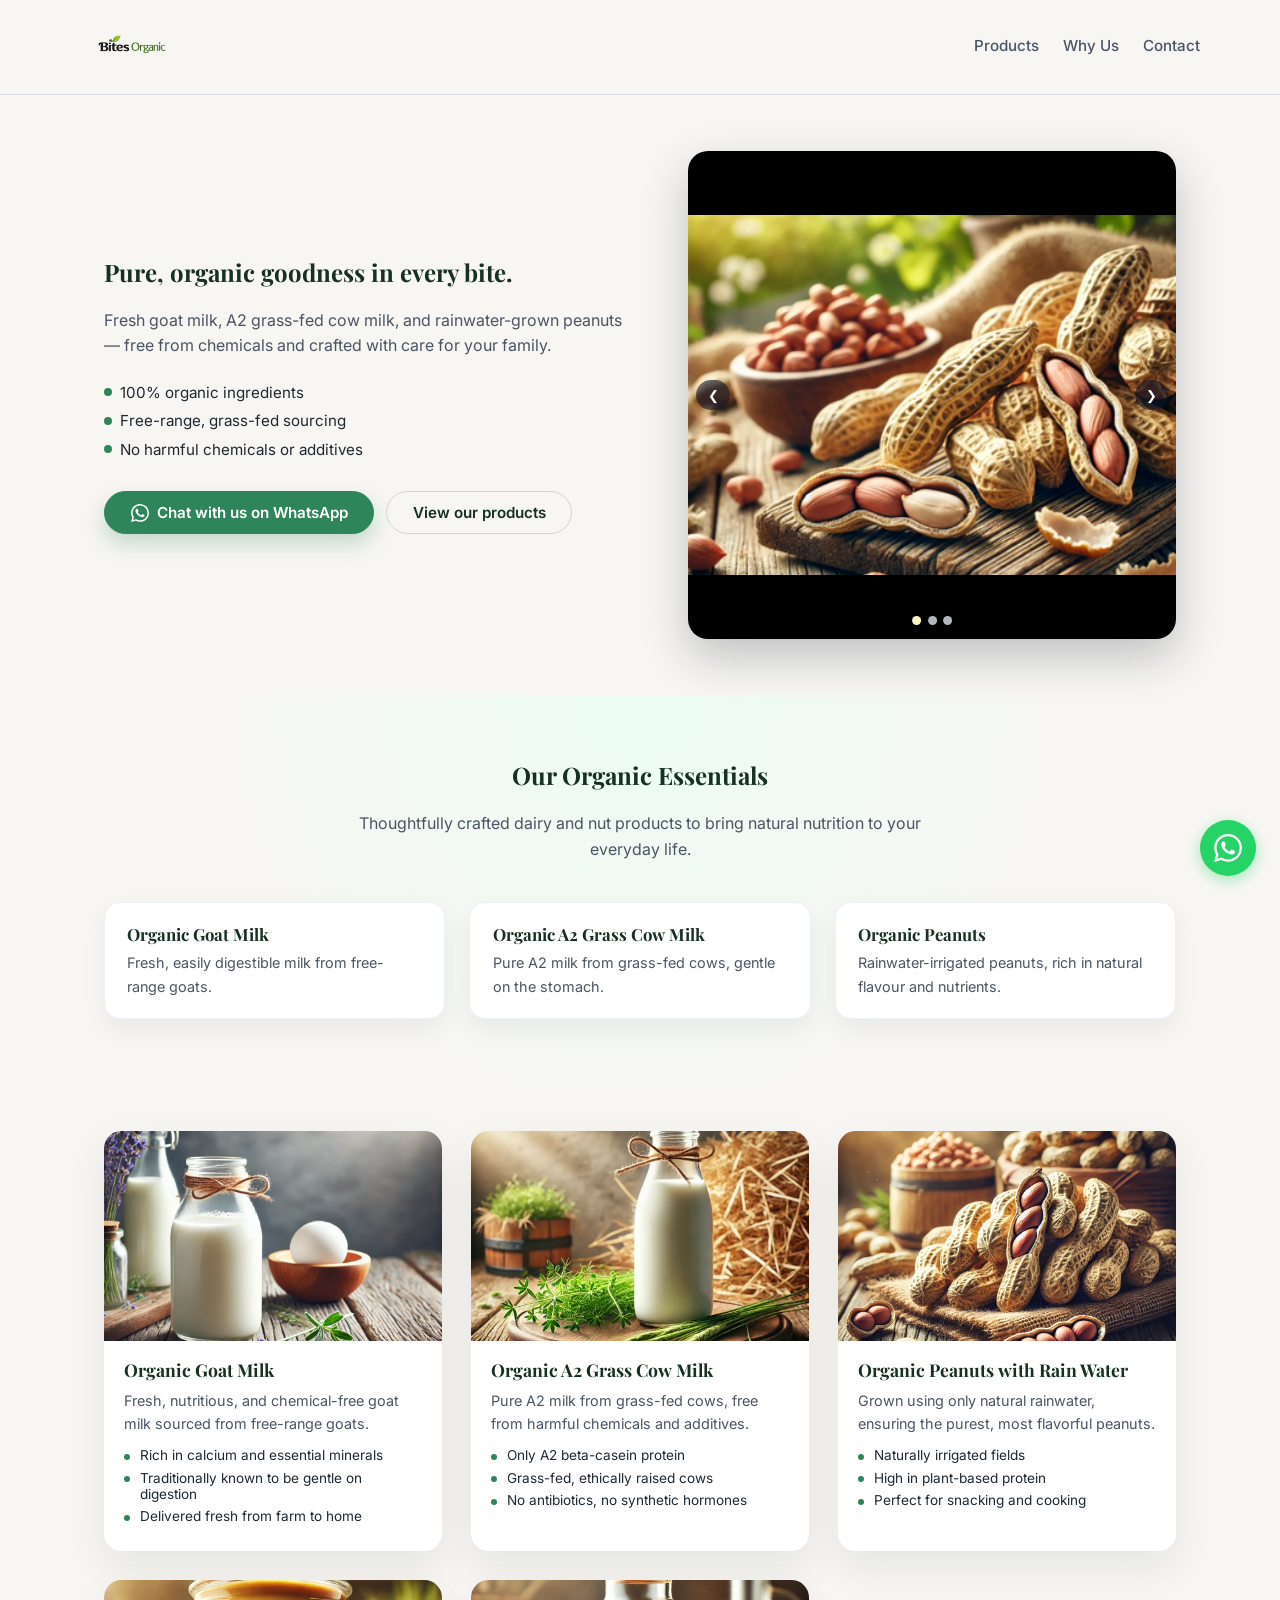
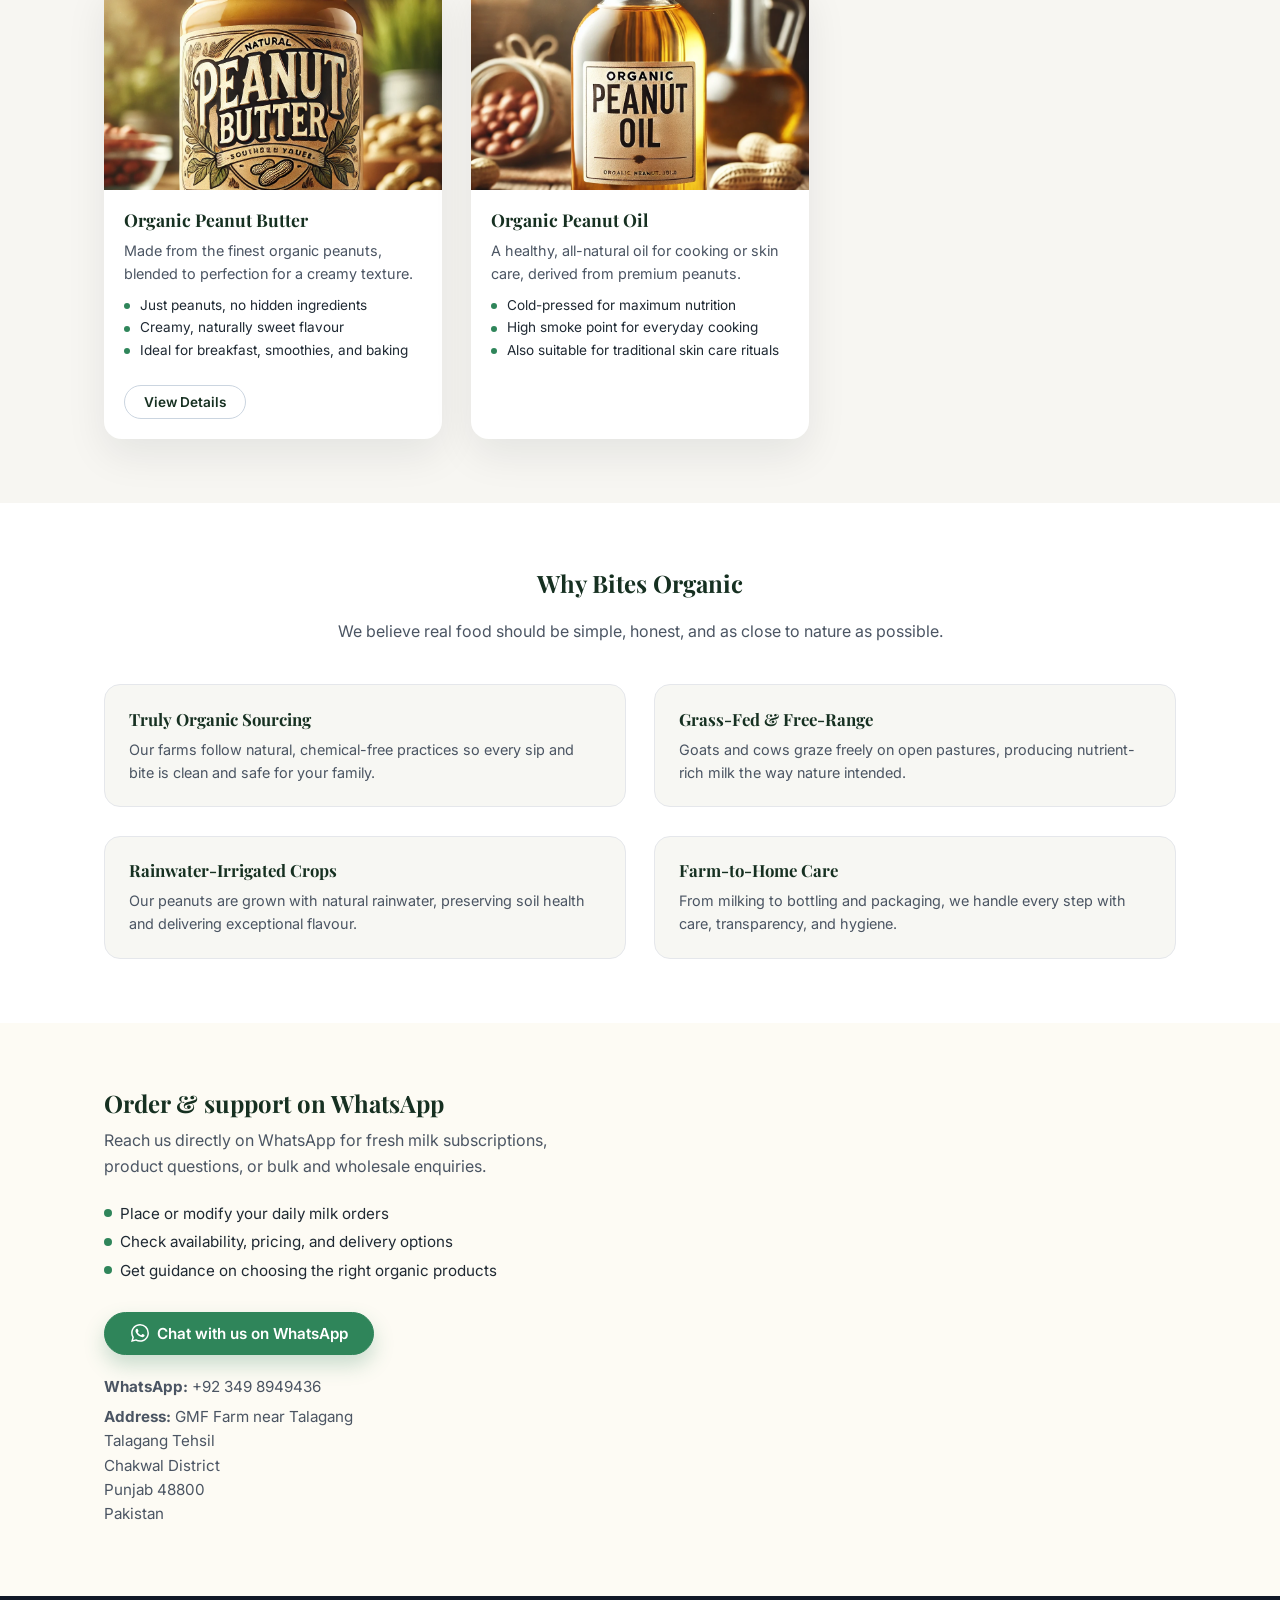
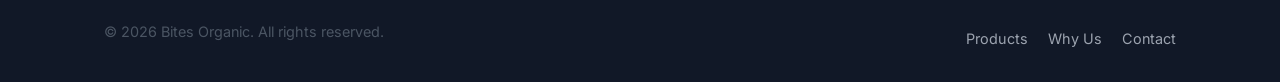
<file: index.html>
<!DOCTYPE html>
<html lang="en">
<head>
    <meta charset="UTF-8">
    <meta name="viewport" content="width=device-width, initial-scale=1.0">
    <title>Bites Organic – Organic Goat Milk, A2 Cow Milk & Peanuts</title>

    <!-- SEO -->
    <meta name="description" content="Bites Organic offers fresh organic goat milk, A2 grass-fed cow milk, and rainwater-grown peanuts and nut products from GMF Farm near Talagang, Chakwal, Punjab, Pakistan.">
    <meta name="keywords" content="Bites Organic, organic goat milk, organic A2 cow milk, organic peanuts, organic peanut butter, organic peanut oil, GMF Farm, Chakwal, Punjab, Pakistan">
    <meta name="robots" content="index, follow">

    <!-- Open Graph / Social -->
    <meta property="og:title" content="Bites Organic – Pure Organic Dairy & Nut Products">
    <meta property="og:description" content="Fresh organic goat milk, A2 grass-fed cow milk, and rainwater-grown peanuts and nut products from GMF Farm near Talagang, Chakwal, Punjab, Pakistan.">
    <meta property="og:type" content="website">
    <meta property="og:url" content="https://bitesorganic.com/">
    <meta property="og:image" content="https://bitesorganic.com/images/product3_resized.png">

    <!-- Favicon / Logo in browser tab -->
    <link rel="icon" type="image/png" href="images/favicon.png">

    <!-- Organization schema for search engines -->
    <script type="application/ld+json">
    {
        "@context": "https://schema.org",
        "@type": "Organization",
        "name": "Bites Organic",
        "url": "https://bitesorganic.com",
        "logo": "https://bitesorganic.com/images/logo.png",
        "description": "Fresh organic goat milk, A2 grass-fed cow milk, and rainwater-grown peanuts and nut products from GMF Farm near Talagang, Chakwal, Punjab, Pakistan.",
        "address": {
            "@type": "PostalAddress",
            "streetAddress": "GMF Farm near Talagang, Talagang Tehsil",
            "addressLocality": "Chakwal District",
            "addressRegion": "Punjab",
            "postalCode": "48800",
            "addressCountry": "PK"
        },
        "contactPoint": {
            "@type": "ContactPoint",
            "telephone": "+92-300-4031944",
            "contactType": "customer service",
            "areaServed": "PK"
        }
    }
    </script>

    <link rel="stylesheet" href="style.css">
    <link rel="preconnect" href="https://fonts.googleapis.com">
    <link rel="preconnect" href="https://fonts.gstatic.com" crossorigin>
    <link href="https://fonts.googleapis.com/css2?family=Playfair+Display:wght@500;700&family=Inter:wght@300;400;500;600&display=swap" rel="stylesheet">
</head>
<body>
<!-- Header / Navigation -->
<header class="site-header">
    <div class="container header-inner">
        <a href="/" class="logo" aria-label="Bites Organic home">
            <img src="images/logo.png" alt="Bites Organic" class="logo-img">
        </a>
        <nav class="main-nav" aria-label="Main navigation">
            <a href="#products">Products</a>
            <a href="#why-bites">Why Us</a>
            <a href="#contact">Contact</a>
        </nav>
    </div>
</header>

<!-- Hero Section -->
<section class="hero">
    <div class="container hero-inner">
        <div class="hero-content">
            <h1>Pure, organic goodness in every bite.</h1>
            <p>Fresh goat milk, A2 grass-fed cow milk, and rainwater-grown peanuts — free from chemicals and crafted with care for your family.</p>
            <ul class="hero-highlights">
                <li>100% organic ingredients</li>
                <li>Free-range, grass-fed sourcing</li>
                <li>No harmful chemicals or additives</li>
            </ul>
            <div class="hero-ctas">
                <a href="#" target="_blank" rel="noopener noreferrer" class="btn btn-primary btn-whatsapp js-whatsapp-link">
                    <svg viewBox="0 0 24 24" width="18" height="18" fill="currentColor"><path d="M17.472 14.382c-.297-.149-1.758-.867-2.03-.967-.273-.099-.471-.148-.67.15-.197.297-.767.966-.94 1.164-.173.199-.347.223-.644.075-.297-.15-1.255-.463-2.39-1.475-.883-.788-1.48-1.761-1.653-2.059-.173-.297-.018-.458.13-.606.134-.133.298-.347.446-.52.149-.174.198-.298.298-.497.099-.198.05-.371-.025-.52-.075-.149-.669-1.612-.916-2.207-.242-.579-.487-.5-.669-.51-.173-.008-.371-.01-.57-.01-.198 0-.52.074-.792.372-.272.297-1.04 1.016-1.04 2.479 0 1.462 1.065 2.875 1.213 3.074.149.198 2.096 3.2 5.077 4.487.709.306 1.262.489 1.694.625.712.227 1.36.195 1.871.118.571-.085 1.758-.719 2.006-1.413.248-.694.248-1.289.173-1.413-.074-.124-.272-.198-.57-.347m-5.421 7.403h-.004a9.87 9.87 0 01-5.031-1.378l-.361-.214-3.741.982.998-3.648-.235-.374a9.86 9.86 0 01-1.51-5.26c.001-5.45 4.436-9.884 9.888-9.884 2.64 0 5.122 1.03 6.988 2.898a9.825 9.825 0 012.893 6.994c-.003 5.45-4.437 9.884-9.885 9.884m8.413-18.297A11.815 11.815 0 0012.05 0C5.495 0 .16 5.335.157 11.892c0 2.096.547 4.142 1.588 5.945L.057 24l6.305-1.654a11.882 11.882 0 005.683 1.448h.005c6.554 0 11.89-5.335 11.893-11.893a11.821 11.821 0 00-3.48-8.413z"/></svg>
                    Chat with us on WhatsApp
                </a>
                <a href="#products" class="btn btn-secondary">
                    View our products
                </a>
            </div>
        </div>
        <div class="hero-media">
            <section class="carousel" aria-label="Featured Bites Organic products">
                <div class="carousel-container">
                    <div class="carousel-slide">
                        <img src="images/product3_resized.png" alt="Fresh Organic Goat Milk bottle">
                    </div>
                    <div class="carousel-slide">
                        <img src="images/product3_resized.webp" alt="Organic A2 Grass Cow Milk bottle">
                    </div>
                    <div class="carousel-slide">
                        <img src="images/product2_resized.png" alt="Organic peanuts grown with rainwater">
                    </div>
                </div>
                <div class="carousel-navigation">
                    <button class="carousel-btn prev" aria-label="Previous slide">&#10094;</button>
                    <button class="carousel-btn next" aria-label="Next slide">&#10095;</button>
                </div>
                <div class="carousel-dots" aria-label="Carousel pagination"></div>
            </section>
        </div>
    </div>
</section>

<!-- Key Products Strip -->
<section class="key-products" id="products">
    <div class="container">
        <h2>Our Organic Essentials</h2>
        <p class="section-intro">Thoughtfully crafted dairy and nut products to bring natural nutrition to your everyday life.</p>
        <div class="key-products-grid">
            <article class="key-product-card">
                <h3>Organic Goat Milk</h3>
                <p>Fresh, easily digestible milk from free-range goats.</p>
            </article>
            <article class="key-product-card">
                <h3>Organic A2 Grass Cow Milk</h3>
                <p>Pure A2 milk from grass-fed cows, gentle on the stomach.</p>
            </article>
            <article class="key-product-card">
                <h3>Organic Peanuts</h3>
                <p>Rainwater-irrigated peanuts, rich in natural flavour and nutrients.</p>
            </article>
        </div>
    </div>
</section>

<!-- Product Grid -->
<section class="products-grid-section">
    <div class="container products-grid" aria-label="Bites Organic product range">
        <article class="product-card">
            <img src="images/goat_milk.jpg" alt="Glass of Organic Goat Milk">
            <h3>Organic Goat Milk</h3>
            <p>Fresh, nutritious, and chemical-free goat milk sourced from free-range goats.</p>
            <ul>
                <li>Rich in calcium and essential minerals</li>
                <li>Traditionally known to be gentle on digestion</li>
                <li>Delivered fresh from farm to home</li>
            </ul>
        </article>
        <article class="product-card">
            <img src="images/a2_cow_milk.jpg" alt="Bottle of Organic A2 Grass Cow Milk">
            <h3>Organic A2 Grass Cow Milk</h3>
            <p>Pure A2 milk from grass-fed cows, free from harmful chemicals and additives.</p>
            <ul>
                <li>Only A2 beta-casein protein</li>
                <li>Grass-fed, ethically raised cows</li>
                <li>No antibiotics, no synthetic hormones</li>
            </ul>
        </article>
        <article class="product-card">
            <img src="images/peanuts.jpg" alt="Organic peanuts grown with rainwater">
            <h3>Organic Peanuts with Rain Water</h3>
            <p>Grown using only natural rainwater, ensuring the purest, most flavorful peanuts.</p>
            <ul>
                <li>Naturally irrigated fields</li>
                <li>High in plant-based protein</li>
                <li>Perfect for snacking and cooking</li>
            </ul>
        </article>
        <article class="product-card">
            <a href="peanut-butter.html">
                <img src="images/peanut_butter.jpg" alt="Jar of Organic Peanut Butter">
            </a>
            <h3>Organic Peanut Butter</h3>
            <p>Made from the finest organic peanuts, blended to perfection for a creamy texture.</p>
            <ul>
                <li>Just peanuts, no hidden ingredients</li>
                <li>Creamy, naturally sweet flavour</li>
                <li>Ideal for breakfast, smoothies, and baking</li>
            </ul>
            <a href="peanut-butter.html" class="btn btn-secondary product-card-link">View Details</a>
        </article>
        <article class="product-card">
            <img src="images/peanut_oil.jpg" alt="Bottle of Organic Peanut Oil">
            <h3>Organic Peanut Oil</h3>
            <p>A healthy, all-natural oil for cooking or skin care, derived from premium peanuts.</p>
            <ul>
                <li>Cold-pressed for maximum nutrition</li>
                <li>High smoke point for everyday cooking</li>
                <li>Also suitable for traditional skin care rituals</li>
            </ul>
        </article>
    </div>
</section>

<!-- Why Bites Organic -->
<section class="why-bites" id="why-bites">
    <div class="container">
        <h2>Why Bites Organic</h2>
        <p class="section-intro">We believe real food should be simple, honest, and as close to nature as possible.</p>
        <div class="why-grid">
            <div class="why-item">
                <h3>Truly Organic Sourcing</h3>
                <p>Our farms follow natural, chemical-free practices so every sip and bite is clean and safe for your family.</p>
            </div>
            <div class="why-item">
                <h3>Grass-Fed & Free-Range</h3>
                <p>Goats and cows graze freely on open pastures, producing nutrient-rich milk the way nature intended.</p>
            </div>
            <div class="why-item">
                <h3>Rainwater-Irrigated Crops</h3>
                <p>Our peanuts are grown with natural rainwater, preserving soil health and delivering exceptional flavour.</p>
            </div>
            <div class="why-item">
                <h3>Farm-to-Home Care</h3>
                <p>From milking to bottling and packaging, we handle every step with care, transparency, and hygiene.</p>
            </div>
        </div>
    </div>
</section>

<!-- Contact & WhatsApp -->
<section class="contact" id="contact">
    <div class="container contact-inner">
        <div class="contact-text">
            <h2>Order & support on WhatsApp</h2>
            <p>Reach us directly on WhatsApp for fresh milk subscriptions, product questions, or bulk and wholesale enquiries.</p>
            <ul class="hero-highlights">
                <li>Place or modify your daily milk orders</li>
                <li>Check availability, pricing, and delivery options</li>
                <li>Get guidance on choosing the right organic products</li>
            </ul>
            <a href="#" target="_blank" rel="noopener noreferrer" class="btn btn-primary btn-whatsapp js-whatsapp-link">
                <svg viewBox="0 0 24 24" width="18" height="18" fill="currentColor"><path d="M17.472 14.382c-.297-.149-1.758-.867-2.03-.967-.273-.099-.471-.148-.67.15-.197.297-.767.966-.94 1.164-.173.199-.347.223-.644.075-.297-.15-1.255-.463-2.39-1.475-.883-.788-1.48-1.761-1.653-2.059-.173-.297-.018-.458.13-.606.134-.133.298-.347.446-.52.149-.174.198-.298.298-.497.099-.198.05-.371-.025-.52-.075-.149-.669-1.612-.916-2.207-.242-.579-.487-.5-.669-.51-.173-.008-.371-.01-.57-.01-.198 0-.52.074-.792.372-.272.297-1.04 1.016-1.04 2.479 0 1.462 1.065 2.875 1.213 3.074.149.198 2.096 3.2 5.077 4.487.709.306 1.262.489 1.694.625.712.227 1.36.195 1.871.118.571-.085 1.758-.719 2.006-1.413.248-.694.248-1.289.173-1.413-.074-.124-.272-.198-.57-.347m-5.421 7.403h-.004a9.87 9.87 0 01-5.031-1.378l-.361-.214-3.741.982.998-3.648-.235-.374a9.86 9.86 0 01-1.51-5.26c.001-5.45 4.436-9.884 9.888-9.884 2.64 0 5.122 1.03 6.988 2.898a9.825 9.825 0 012.893 6.994c-.003 5.45-4.437 9.884-9.885 9.884m8.413-18.297A11.815 11.815 0 0012.05 0C5.495 0 .16 5.335.157 11.892c0 2.096.547 4.142 1.588 5.945L.057 24l6.305-1.654a11.882 11.882 0 005.683 1.448h.005c6.554 0 11.89-5.335 11.893-11.893a11.821 11.821 0 00-3.48-8.413z"/></svg>
                Chat with us on WhatsApp
            </a>
            <div class="contact-details">
                <p><strong>WhatsApp:</strong> <span class="contact-phone">+91 00000 00000</span></p>
                <p><strong>Address:</strong> <span class="contact-address">123 Organic Lane, Green City</span></p>
            </div>
        </div>
    </div>
</section>

<!-- Footer Section -->
<footer>
    <div class="container footer-inner">
        <div class="footer-brand">
            <p>&copy; <span id="year"></span> Bites Organic. All rights reserved.</p>
        </div>
        <div class="footer-links">
            <a href="#products">Products</a>
            <a href="#why-bites">Why Us</a>
            <a href="#contact">Contact</a>
        </div>
    </div>
</footer>

<!-- Floating WhatsApp Button -->
<a href="#" target="_blank" rel="noopener noreferrer" class="floating-whatsapp js-whatsapp-link" aria-label="Chat on WhatsApp">
    <svg viewBox="0 0 24 24" width="28" height="28" fill="currentColor"><path d="M17.472 14.382c-.297-.149-1.758-.867-2.03-.967-.273-.099-.471-.148-.67.15-.197.297-.767.966-.94 1.164-.173.199-.347.223-.644.075-.297-.15-1.255-.463-2.39-1.475-.883-.788-1.48-1.761-1.653-2.059-.173-.297-.018-.458.13-.606.134-.133.298-.347.446-.52.149-.174.198-.298.298-.497.099-.198.05-.371-.025-.52-.075-.149-.669-1.612-.916-2.207-.242-.579-.487-.5-.669-.51-.173-.008-.371-.01-.57-.01-.198 0-.52.074-.792.372-.272.297-1.04 1.016-1.04 2.479 0 1.462 1.065 2.875 1.213 3.074.149.198 2.096 3.2 5.077 4.487.709.306 1.262.489 1.694.625.712.227 1.36.195 1.871.118.571-.085 1.758-.719 2.006-1.413.248-.694.248-1.289.173-1.413-.074-.124-.272-.198-.57-.347m-5.421 7.403h-.004a9.87 9.87 0 01-5.031-1.378l-.361-.214-3.741.982.998-3.648-.235-.374a9.86 9.86 0 01-1.51-5.26c.001-5.45 4.436-9.884 9.888-9.884 2.64 0 5.122 1.03 6.988 2.898a9.825 9.825 0 012.893 6.994c-.003 5.45-4.437 9.884-9.885 9.884m8.413-18.297A11.815 11.815 0 0012.05 0C5.495 0 .16 5.335.157 11.892c0 2.096.547 4.142 1.588 5.945L.057 24l6.305-1.654a11.882 11.882 0 005.683 1.448h.005c6.554 0 11.89-5.335 11.893-11.893a11.821 11.821 0 00-3.48-8.413z"/></svg>
</a>

<script src="contact-config.js"></script>
<script src="script.js"></script>
</body>
</html>
</file>
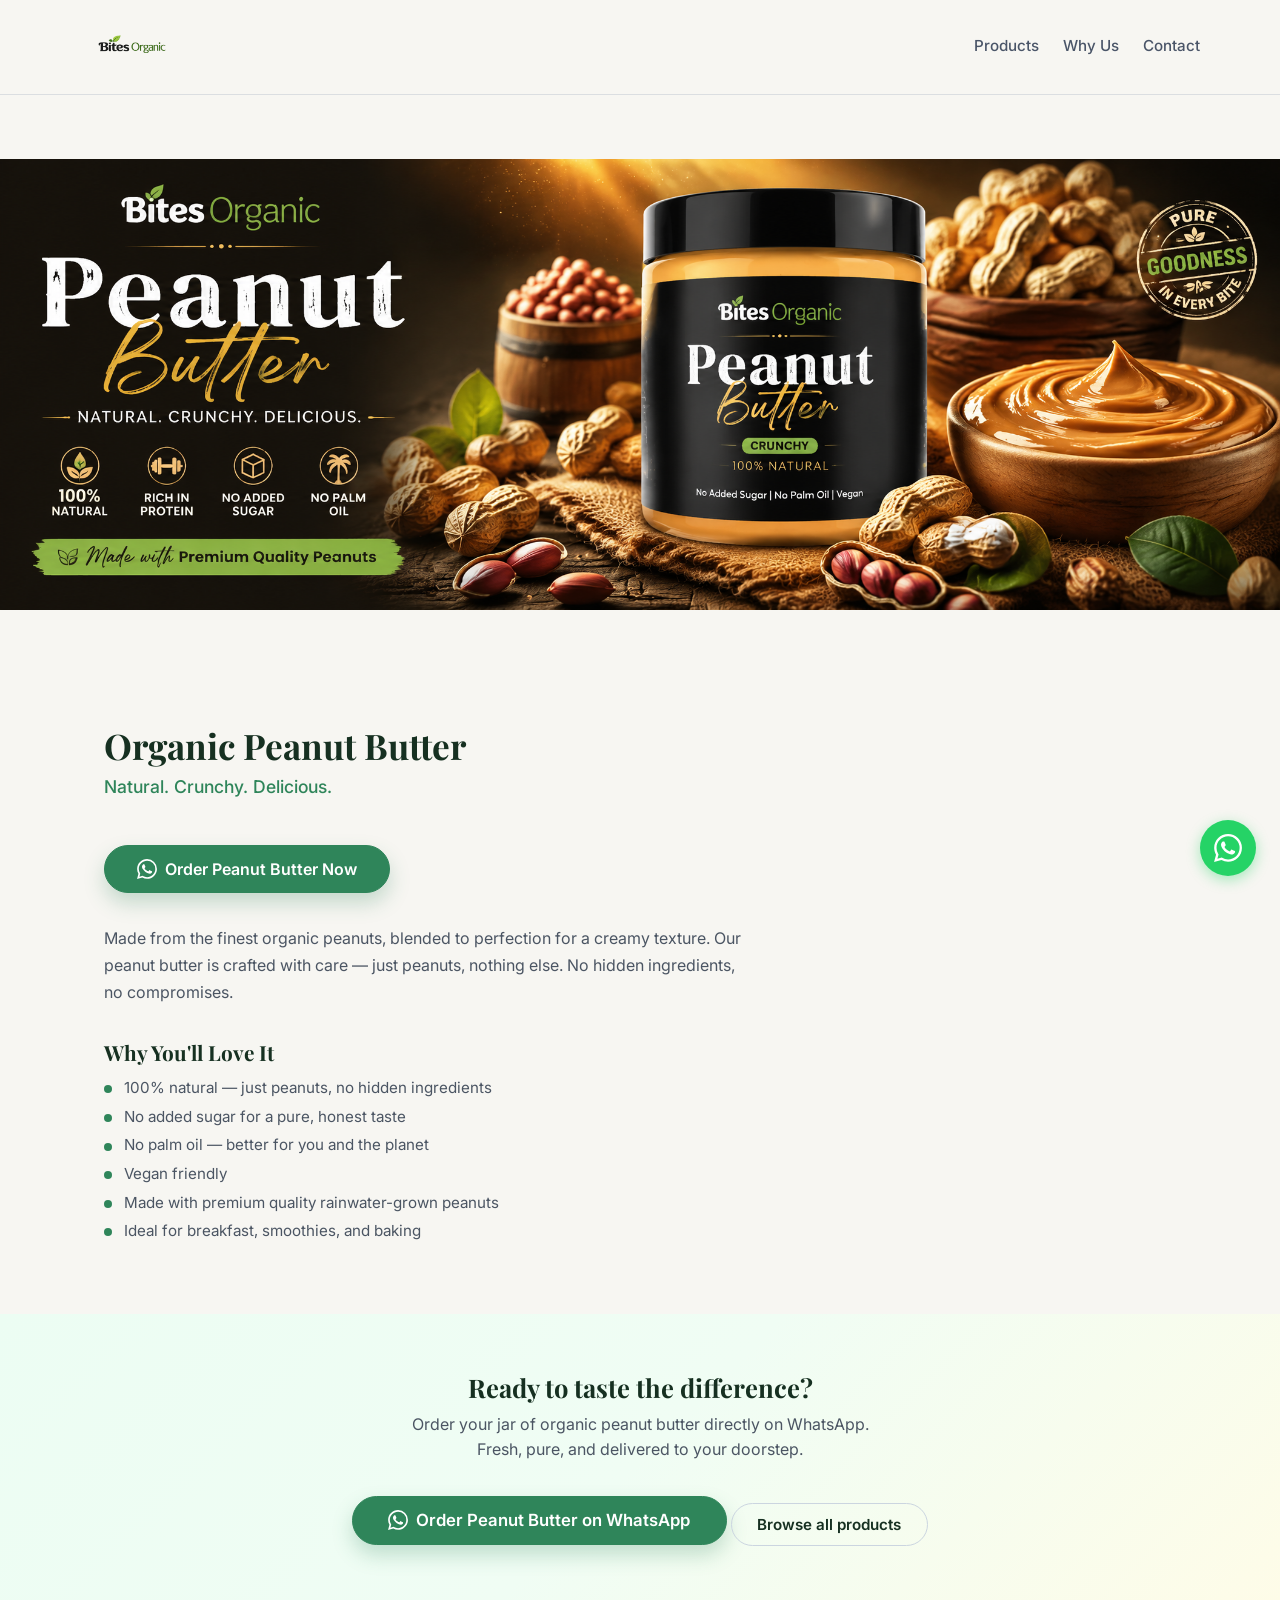
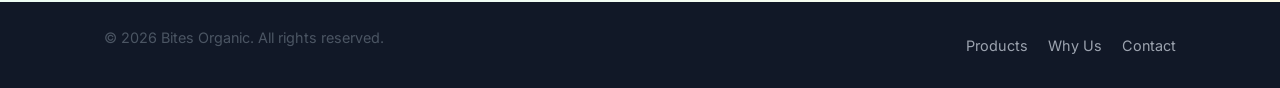
<file: peanut-butter.html>
<!DOCTYPE html>
<html lang="en">
<head>
    <meta charset="UTF-8">
    <meta name="viewport" content="width=device-width, initial-scale=1.0">
    <title>Best Pure Organic Peanut Butter in Pakistan – Bites Organic</title>

    <!-- SEO Meta -->
    <meta name="description" content="Buy the best pure organic peanut butter in Pakistan from Bites Organic. 100% natural, no added sugar, no palm oil, vegan — made with premium rainwater-grown peanuts from Chakwal, Punjab. Order online via WhatsApp.">
    <meta name="keywords" content="best organic peanut butter in Pakistan, pure peanut butter Pakistan, natural peanut butter, organic peanut butter online Pakistan, no sugar peanut butter, no palm oil peanut butter, vegan peanut butter Pakistan, crunchy peanut butter, Bites Organic, peanut butter Chakwal, peanut butter Punjab, healthy peanut butter, chemical free peanut butter, buy peanut butter online, homemade peanut butter Pakistan, desi peanut butter, moongphali ka butter">
    <meta name="robots" content="index, follow">
    <meta name="author" content="Bites Organic">
    <link rel="canonical" href="https://bitesorganic.com/peanut-butter.html">

    <!-- Open Graph / Facebook -->
    <meta property="og:title" content="Best Pure Organic Peanut Butter in Pakistan – Bites Organic">
    <meta property="og:description" content="100% natural organic peanut butter. No added sugar, no palm oil, vegan. Made with premium rainwater-grown peanuts from GMF Farm, Chakwal, Pakistan. Order on WhatsApp.">
    <meta property="og:type" content="product">
    <meta property="og:url" content="https://bitesorganic.com/peanut-butter.html">
    <meta property="og:image" content="https://bitesorganic.com/images/peanut-butter-banner.png">
    <meta property="og:image:alt" content="Bites Organic Peanut Butter jar with peanuts">
    <meta property="og:site_name" content="Bites Organic">
    <meta property="og:locale" content="en_PK">

    <!-- Twitter Card -->
    <meta name="twitter:card" content="summary_large_image">
    <meta name="twitter:title" content="Best Pure Organic Peanut Butter in Pakistan – Bites Organic">
    <meta name="twitter:description" content="100% natural organic peanut butter — no added sugar, no palm oil, vegan. Made with premium peanuts from Chakwal, Pakistan.">
    <meta name="twitter:image" content="https://bitesorganic.com/images/peanut-butter-banner.png">

    <link rel="icon" type="image/png" href="images/favicon.png">

    <!-- Product Schema (Rich Results) -->
    <script type="application/ld+json">
    {
        "@context": "https://schema.org",
        "@type": "Product",
        "name": "Organic Peanut Butter",
        "brand": {
            "@type": "Brand",
            "name": "Bites Organic"
        },
        "description": "Best pure organic peanut butter in Pakistan. 100% natural, no added sugar, no palm oil, vegan friendly. Made with premium rainwater-grown peanuts from GMF Farm, Chakwal, Punjab.",
        "image": "https://bitesorganic.com/images/peanut-butter-banner.png",
        "url": "https://bitesorganic.com/peanut-butter.html",
        "category": "Organic Food",
        "countryOfOrigin": {
            "@type": "Country",
            "name": "Pakistan"
        },
        "manufacturer": {
            "@type": "Organization",
            "name": "Bites Organic",
            "url": "https://bitesorganic.com",
            "address": {
                "@type": "PostalAddress",
                "streetAddress": "GMF Farm near Talagang, Talagang Tehsil",
                "addressLocality": "Chakwal District",
                "addressRegion": "Punjab",
                "postalCode": "48800",
                "addressCountry": "PK"
            }
        },
        "additionalProperty": [
            { "@type": "PropertyValue", "name": "Sugar", "value": "No Added Sugar" },
            { "@type": "PropertyValue", "name": "Palm Oil", "value": "No Palm Oil" },
            { "@type": "PropertyValue", "name": "Diet", "value": "Vegan" },
            { "@type": "PropertyValue", "name": "Ingredients", "value": "100% Organic Peanuts" }
        ]
    }
    </script>

    <!-- FAQ Schema for long-tail SEO -->
    <script type="application/ld+json">
    {
        "@context": "https://schema.org",
        "@type": "FAQPage",
        "mainEntity": [
            {
                "@type": "Question",
                "name": "Where can I buy organic peanut butter in Pakistan?",
                "acceptedAnswer": {
                    "@type": "Answer",
                    "text": "You can order Bites Organic peanut butter directly via WhatsApp. We deliver across Pakistan from our farm in Chakwal, Punjab."
                }
            },
            {
                "@type": "Question",
                "name": "Is Bites Organic peanut butter 100% natural?",
                "acceptedAnswer": {
                    "@type": "Answer",
                    "text": "Yes, our peanut butter is made with 100% organic peanuts — no added sugar, no palm oil, no preservatives, and no artificial ingredients."
                }
            },
            {
                "@type": "Question",
                "name": "Is this peanut butter vegan?",
                "acceptedAnswer": {
                    "@type": "Answer",
                    "text": "Yes, Bites Organic peanut butter is completely vegan. It contains only organic peanuts."
                }
            }
        ]
    }
    </script>

    <link rel="stylesheet" href="style.css">
    <link rel="preconnect" href="https://fonts.googleapis.com">
    <link rel="preconnect" href="https://fonts.gstatic.com" crossorigin>
    <link href="https://fonts.googleapis.com/css2?family=Playfair+Display:wght@500;700&family=Inter:wght@300;400;500;600&display=swap" rel="stylesheet">
</head>
<body>
<!-- Header / Navigation -->
<header class="site-header">
    <div class="container header-inner">
        <a href="index.html" class="logo" aria-label="Bites Organic home">
            <img src="images/logo.png" alt="Bites Organic" class="logo-img">
        </a>
        <nav class="main-nav" aria-label="Main navigation">
            <a href="index.html#products">Products</a>
            <a href="index.html#why-bites">Why Us</a>
            <a href="index.html#contact">Contact</a>
        </nav>
    </div>
</header>

<!-- Product Hero Banner -->
<section class="product-hero" aria-label="Organic Peanut Butter banner">
    <img src="images/peanut-butter-banner.png" alt="Bites Organic Peanut Butter — Natural, Crunchy, Delicious">
</section>

<!-- Product Detail -->
<section class="product-detail">
    <div class="container">
        <h1>Organic Peanut Butter</h1>
        <p class="product-tagline">Natural. Crunchy. Delicious.</p>

        <a href="#" target="_blank" rel="noopener noreferrer" class="btn btn-primary btn-whatsapp js-whatsapp-link product-early-cta" data-message="Hello Bites Organic, I would like to order your Organic Peanut Butter. Please share the pricing and availability.">
            <svg viewBox="0 0 24 24" width="20" height="20" fill="currentColor"><path d="M17.472 14.382c-.297-.149-1.758-.867-2.03-.967-.273-.099-.471-.148-.67.15-.197.297-.767.966-.94 1.164-.173.199-.347.223-.644.075-.297-.15-1.255-.463-2.39-1.475-.883-.788-1.48-1.761-1.653-2.059-.173-.297-.018-.458.13-.606.134-.133.298-.347.446-.52.149-.174.198-.298.298-.497.099-.198.05-.371-.025-.52-.075-.149-.669-1.612-.916-2.207-.242-.579-.487-.5-.669-.51-.173-.008-.371-.01-.57-.01-.198 0-.52.074-.792.372-.272.297-1.04 1.016-1.04 2.479 0 1.462 1.065 2.875 1.213 3.074.149.198 2.096 3.2 5.077 4.487.709.306 1.262.489 1.694.625.712.227 1.36.195 1.871.118.571-.085 1.758-.719 2.006-1.413.248-.694.248-1.289.173-1.413-.074-.124-.272-.198-.57-.347m-5.421 7.403h-.004a9.87 9.87 0 01-5.031-1.378l-.361-.214-3.741.982.998-3.648-.235-.374a9.86 9.86 0 01-1.51-5.26c.001-5.45 4.436-9.884 9.888-9.884 2.64 0 5.122 1.03 6.988 2.898a9.825 9.825 0 012.893 6.994c-.003 5.45-4.437 9.884-9.885 9.884m8.413-18.297A11.815 11.815 0 0012.05 0C5.495 0 .16 5.335.157 11.892c0 2.096.547 4.142 1.588 5.945L.057 24l6.305-1.654a11.882 11.882 0 005.683 1.448h.005c6.554 0 11.89-5.335 11.893-11.893a11.821 11.821 0 00-3.48-8.413z"/></svg>
            Order Peanut Butter Now
        </a>

        <p class="product-description">Made from the finest organic peanuts, blended to perfection for a creamy texture. Our peanut butter is crafted with care — just peanuts, nothing else. No hidden ingredients, no compromises.</p>

        <div class="product-benefits">
            <h2>Why You'll Love It</h2>
            <ul>
                <li>100% natural — just peanuts, no hidden ingredients</li>
                <li>No added sugar for a pure, honest taste</li>
                <li>No palm oil — better for you and the planet</li>
                <li>Vegan friendly</li>
                <li>Made with premium quality rainwater-grown peanuts</li>
                <li>Ideal for breakfast, smoothies, and baking</li>
            </ul>
        </div>
    </div>
</section>

<!-- Order CTA Section -->
<section class="product-order-section">
    <div class="container product-order-inner">
        <h2>Ready to taste the difference?</h2>
        <p>Order your jar of organic peanut butter directly on WhatsApp. Fresh, pure, and delivered to your doorstep.</p>
        <a href="#" target="_blank" rel="noopener noreferrer" class="btn btn-primary btn-whatsapp js-whatsapp-link" data-message="Hello Bites Organic, I would like to order your Organic Peanut Butter. Please share the pricing and availability.">
            <svg viewBox="0 0 24 24" width="20" height="20" fill="currentColor"><path d="M17.472 14.382c-.297-.149-1.758-.867-2.03-.967-.273-.099-.471-.148-.67.15-.197.297-.767.966-.94 1.164-.173.199-.347.223-.644.075-.297-.15-1.255-.463-2.39-1.475-.883-.788-1.48-1.761-1.653-2.059-.173-.297-.018-.458.13-.606.134-.133.298-.347.446-.52.149-.174.198-.298.298-.497.099-.198.05-.371-.025-.52-.075-.149-.669-1.612-.916-2.207-.242-.579-.487-.5-.669-.51-.173-.008-.371-.01-.57-.01-.198 0-.52.074-.792.372-.272.297-1.04 1.016-1.04 2.479 0 1.462 1.065 2.875 1.213 3.074.149.198 2.096 3.2 5.077 4.487.709.306 1.262.489 1.694.625.712.227 1.36.195 1.871.118.571-.085 1.758-.719 2.006-1.413.248-.694.248-1.289.173-1.413-.074-.124-.272-.198-.57-.347m-5.421 7.403h-.004a9.87 9.87 0 01-5.031-1.378l-.361-.214-3.741.982.998-3.648-.235-.374a9.86 9.86 0 01-1.51-5.26c.001-5.45 4.436-9.884 9.888-9.884 2.64 0 5.122 1.03 6.988 2.898a9.825 9.825 0 012.893 6.994c-.003 5.45-4.437 9.884-9.885 9.884m8.413-18.297A11.815 11.815 0 0012.05 0C5.495 0 .16 5.335.157 11.892c0 2.096.547 4.142 1.588 5.945L.057 24l6.305-1.654a11.882 11.882 0 005.683 1.448h.005c6.554 0 11.89-5.335 11.893-11.893a11.821 11.821 0 00-3.48-8.413z"/></svg>
            Order Peanut Butter on WhatsApp
        </a>
        <a href="index.html#products" class="btn btn-secondary product-back-link">Browse all products</a>
    </div>
</section>

<!-- Footer Section -->
<footer>
    <div class="container footer-inner">
        <div class="footer-brand">
            <p>&copy; <span id="year"></span> Bites Organic. All rights reserved.</p>
        </div>
        <div class="footer-links">
            <a href="index.html#products">Products</a>
            <a href="index.html#why-bites">Why Us</a>
            <a href="index.html#contact">Contact</a>
        </div>
    </div>
</footer>

<!-- Floating WhatsApp Button -->
<a href="#" target="_blank" rel="noopener noreferrer" class="floating-whatsapp js-whatsapp-link" aria-label="Chat on WhatsApp" data-message="Hello Bites Organic, I would like to order your Organic Peanut Butter. Please share the pricing and availability.">
    <svg viewBox="0 0 24 24" width="28" height="28" fill="currentColor"><path d="M17.472 14.382c-.297-.149-1.758-.867-2.03-.967-.273-.099-.471-.148-.67.15-.197.297-.767.966-.94 1.164-.173.199-.347.223-.644.075-.297-.15-1.255-.463-2.39-1.475-.883-.788-1.48-1.761-1.653-2.059-.173-.297-.018-.458.13-.606.134-.133.298-.347.446-.52.149-.174.198-.298.298-.497.099-.198.05-.371-.025-.52-.075-.149-.669-1.612-.916-2.207-.242-.579-.487-.5-.669-.51-.173-.008-.371-.01-.57-.01-.198 0-.52.074-.792.372-.272.297-1.04 1.016-1.04 2.479 0 1.462 1.065 2.875 1.213 3.074.149.198 2.096 3.2 5.077 4.487.709.306 1.262.489 1.694.625.712.227 1.36.195 1.871.118.571-.085 1.758-.719 2.006-1.413.248-.694.248-1.289.173-1.413-.074-.124-.272-.198-.57-.347m-5.421 7.403h-.004a9.87 9.87 0 01-5.031-1.378l-.361-.214-3.741.982.998-3.648-.235-.374a9.86 9.86 0 01-1.51-5.26c.001-5.45 4.436-9.884 9.888-9.884 2.64 0 5.122 1.03 6.988 2.898a9.825 9.825 0 012.893 6.994c-.003 5.45-4.437 9.884-9.885 9.884m8.413-18.297A11.815 11.815 0 0012.05 0C5.495 0 .16 5.335.157 11.892c0 2.096.547 4.142 1.588 5.945L.057 24l6.305-1.654a11.882 11.882 0 005.683 1.448h.005c6.554 0 11.89-5.335 11.893-11.893a11.821 11.821 0 00-3.48-8.413z"/></svg>
</a>

<script src="contact-config.js"></script>
<script src="script.js"></script>
</body>
</html>
</file>
<file: style.css>
/* Base styles */
*,
*::before,
*::after {
    box-sizing: border-box;
}

body {
    margin: 0;
    padding: 0;
    font-family: "Inter", system-ui, -apple-system, BlinkMacSystemFont, "Segoe UI", sans-serif;
    background-color: #f7f6f2;
    color: #1f2933;
}

img {
    max-width: 100%;
    display: block;
}

h1, h2, h3, h4 {
    font-family: "Playfair Display", "Times New Roman", serif;
    color: #163021;
    margin-top: 0;
}

p {
    line-height: 1.6;
    margin-top: 0;
    color: #4b5563;
}

.container {
    width: 100%;
    max-width: 1120px;
    margin: 0 auto;
    padding: 0 1.5rem;
}

section {
    padding: 4rem 0;
}

.section-intro {
    max-width: 620px;
    margin: 0.5rem auto 2.5rem;
    text-align: center;
}

/* Buttons */
.btn {
    display: inline-flex;
    align-items: center;
    justify-content: center;
    padding: 0.7rem 1.6rem;
    border-radius: 999px;
    border: 1px solid transparent;
    font-size: 0.95rem;
    font-weight: 600;
    text-decoration: none;
    cursor: pointer;
    transition: background-color 0.2s ease, color 0.2s ease, box-shadow 0.2s ease, transform 0.2s ease, border-color 0.2s ease;
}

.btn-primary {
    background-color: #2f855a;
    border-color: #2f855a;
    color: #ffffff;
    box-shadow: 0 10px 20px rgba(47, 133, 90, 0.25);
}

.btn-primary:hover {
    background-color: #276749;
    border-color: #276749;
    transform: translateY(-1px);
    box-shadow: 0 14px 28px rgba(47, 133, 90, 0.3);
}

.btn-secondary {
    background-color: transparent;
    border-color: #cbd5e0;
    color: #163021;
}

.btn-secondary:hover {
    border-color: #2f855a;
    color: #2f855a;
    background-color: #ecfdf3;
}

.btn-whatsapp {
    gap: 0.5rem;
}

/* Header */
.site-header {
    position: sticky;
    top: 0;
    z-index: 20;
    background-color: rgba(247, 246, 242, 0.96);
    backdrop-filter: blur(12px);
    border-bottom: 1px solid rgba(209, 213, 219, 0.7);
}

.header-inner {
    display: flex;
    align-items: center;
    justify-content: space-between;
    padding: 0.75rem 0;
}

.logo {
    display: flex;
    align-items: center;
    text-decoration: none;
}

.logo-img {
    height: 70px;
    width: auto;
    object-fit: contain;
}

.main-nav {
    display: flex;
    gap: 1.5rem;
    font-size: 0.95rem;
}

.main-nav a {
    text-decoration: none;
    color: #4a5568;
    font-weight: 500;
    position: relative;
    padding-bottom: 0.2rem;
}

.main-nav a::after {
    content: "";
    position: absolute;
    left: 0;
    bottom: 0;
    width: 0;
    height: 2px;
    background-color: #2f855a;
    transition: width 0.2s ease;
}

.main-nav a:hover {
    color: #2f855a;
}

.main-nav a:hover::after {
    width: 100%;
}

/* Hero */
.hero {
    padding-top: 3.5rem;
    padding-bottom: 3.5rem;
}

.hero-inner {
    display: grid;
    grid-template-columns: minmax(0, 1.1fr) minmax(0, 1fr);
    gap: 3rem;
    align-items: center;
}

.hero-content h2 {
    font-size: 2.4rem;
    margin-bottom: 1rem;
}

.hero-content p {
    font-size: 1rem;
    max-width: 520px;
}

.hero-highlights {
    list-style: none;
    padding: 0;
    margin: 1.5rem 0 2rem;
}

.hero-highlights li {
    display: flex;
    align-items: center;
    gap: 0.5rem;
    margin-bottom: 0.6rem;
    font-size: 0.95rem;
}

.hero-highlights li::before {
    content: "";
    width: 8px;
    height: 8px;
    border-radius: 999px;
    background-color: #2f855a;
}

.hero-ctas {
    display: flex;
    flex-wrap: wrap;
    gap: 0.75rem;
}

.hero-media {
    position: relative;
}

/* Carousel */
.carousel {
    position: relative;
    width: 100%;
    overflow: hidden;
    border-radius: 1.25rem;
    box-shadow: 0 18px 45px rgba(15, 23, 42, 0.24);
    background-color: #000;
}

.carousel-container {
    display: flex;
    transition: transform 0.5s ease-in-out;
}

.carousel-slide {
    min-width: 100%;
}

.carousel-slide img {
    width: 100%;
    height: 360px;
    object-fit: cover;
    object-position: center;
}

.carousel-navigation {
    position: absolute;
    inset: 0;
    display: flex;
    align-items: center;
    justify-content: space-between;
    padding: 0 0.5rem;
    pointer-events: none;
}

.carousel-btn {
    pointer-events: auto;
    background-color: rgba(15, 23, 42, 0.6);
    color: white;
    border: none;
    padding: 0.45rem 0.7rem;
    cursor: pointer;
    border-radius: 999px;
    display: inline-flex;
    align-items: center;
    justify-content: center;
    transition: background-color 0.2s ease, transform 0.2s ease;
}

.carousel-btn:hover {
    background-color: rgba(15, 23, 42, 0.9);
    transform: translateY(-1px);
}

.carousel-dots {
    position: absolute;
    left: 50%;
    bottom: 0.9rem;
    transform: translateX(-50%);
    display: flex;
    gap: 0.4rem;
}

.carousel-dots button {
    width: 9px;
    height: 9px;
    border-radius: 999px;
    border: none;
    background-color: rgba(209, 213, 219, 0.85);
    cursor: pointer;
    padding: 0;
}

.carousel-dots .active {
    background-color: #fef9c3;
}

/* Key products */
.key-products {
    background: radial-gradient(circle at top, #ecfdf3 0, #f7f6f2 55%);
}

.key-products h2 {
    text-align: center;
}

.key-products-grid {
    display: grid;
    grid-template-columns: repeat(3, minmax(0, 1fr));
    gap: 1.5rem;
}

.key-product-card {
    background-color: #ffffff;
    border-radius: 1rem;
    padding: 1.25rem 1.4rem;
    box-shadow: 0 10px 25px rgba(15, 23, 42, 0.06);
    border: 1px solid #edf2f7;
}

.key-product-card h3 {
    font-size: 1.05rem;
    margin-bottom: 0.4rem;
}

.key-product-card p {
    font-size: 0.9rem;
    margin: 0;
}

/* Product grid */
.products-grid-section {
    padding-top: 3rem;
}

.products-grid {
    display: grid;
    grid-template-columns: repeat(3, minmax(0, 1fr));
    gap: 1.8rem;
}

.product-card {
    background-color: #ffffff;
    border-radius: 1.1rem;
    overflow: hidden;
    box-shadow: 0 16px 40px rgba(15, 23, 42, 0.08);
    display: flex;
    flex-direction: column;
}

.product-card img {
    width: 100%;
    height: 210px;
    object-fit: cover;
}

.product-card h3 {
    font-size: 1.1rem;
    margin: 1.1rem 1.25rem 0.5rem;
}

.product-card p {
    font-size: 0.9rem;
    margin: 0 1.25rem 0.75rem;
}

.product-card ul {
    list-style: none;
    padding: 0 1.25rem 1.3rem;
    margin: 0;
    font-size: 0.85rem;
}

.product-card ul li {
    position: relative;
    padding-left: 1rem;
    margin-bottom: 0.4rem;
}

.product-card ul li::before {
    content: "";
    position: absolute;
    left: 0;
    top: 0.42rem;
    width: 6px;
    height: 6px;
    border-radius: 999px;
    background-color: #2f855a;
}

.product-card-link {
    margin: 0 1.25rem 1.25rem;
    align-self: flex-start;
    font-size: 0.85rem;
    padding: 0.5rem 1.2rem;
}

/* Why Bites */
.why-bites {
    background-color: #ffffff;
}

.why-bites h2 {
    text-align: center;
}

.why-grid {
    display: grid;
    grid-template-columns: repeat(2, minmax(0, 1fr));
    gap: 1.8rem;
    margin-top: 2rem;
}

.why-item {
    background-color: #f7f7f3;
    border-radius: 1rem;
    padding: 1.4rem 1.5rem;
    border: 1px solid #e5e7eb;
}

.why-item h3 {
    font-size: 1.05rem;
    margin-bottom: 0.5rem;
}

.why-item p {
    font-size: 0.9rem;
    margin: 0;
}

/* Contact */
.contact {
    background-color: #fdfbf4;
}

.contact-inner {
    display: grid;
    grid-template-columns: minmax(0, 1.1fr) minmax(0, 1fr);
    gap: 2.5rem;
    align-items: flex-start;
}

.contact-text h2 {
    margin-bottom: 0.6rem;
}

.contact-text p {
    max-width: 480px;
}

.contact-details {
    margin-top: 1.25rem;
    font-size: 0.95rem;
}

.contact-details p {
    margin-bottom: 0.35rem;
}

.contact-address {
    white-space: pre-line;
}

.contact-form-wrapper {
    background-color: #ffffff;
    border-radius: 1rem;
    padding: 1.75rem 1.9rem;
    box-shadow: 0 16px 35px rgba(15, 23, 42, 0.08);
    border: 1px solid #e5e7eb;
}

.contact form {
    display: flex;
    flex-direction: column;
    gap: 0.9rem;
}

.contact input,
.contact textarea {
    font-size: 0.9rem;
    padding: 0.75rem 0.9rem;
    border-radius: 0.6rem;
    border: 1px solid #d2d6dc;
    outline: none;
    transition: border-color 0.2s ease, box-shadow 0.2s ease;
    font-family: inherit;
}

.contact input:focus,
.contact textarea:focus {
    border-color: #2f855a;
    box-shadow: 0 0 0 3px rgba(56, 161, 105, 0.2);
}

.contact textarea {
    min-height: 140px;
    resize: vertical;
}

.contact button {
    align-self: flex-start;
    background-color: #2f855a;
    color: white;
    padding: 0.7rem 1.4rem;
    border-radius: 999px;
    border: none;
    font-size: 0.95rem;
    font-weight: 600;
    cursor: pointer;
    transition: background-color 0.2s ease, transform 0.2s ease, box-shadow 0.2s ease;
    box-shadow: 0 10px 20px rgba(47, 133, 90, 0.25);
}

.contact button:hover {
    background-color: #276749;
    transform: translateY(-1px);
    box-shadow: 0 14px 28px rgba(47, 133, 90, 0.3);
}

/* Footer */
footer {
    background-color: #111827;
    color: #e5e7eb;
    padding: 1.5rem 0;
}

.footer-inner {
    display: flex;
    align-items: center;
    justify-content: space-between;
    gap: 1rem;
    font-size: 0.9rem;
}

.footer-links {
    display: flex;
    gap: 1.25rem;
}

.footer-links a {
    color: #9ca3af;
    text-decoration: none;
    font-size: 0.9rem;
}

.footer-links a:hover {
    color: #f9fafb;
}

/* Product detail page */
.product-hero {
    width: 100%;
    line-height: 0;
}

.product-hero img {
    width: 100%;
    height: auto;
    display: block;
}

.product-detail {
    padding: 3rem 0 4rem;
}

.product-detail h1 {
    font-size: 2.2rem;
    margin-bottom: 0.25rem;
}

.product-tagline {
    font-size: 1.1rem;
    font-weight: 500;
    color: #2f855a;
    margin-bottom: 1.5rem;
}

.product-description {
    font-size: 1rem;
    max-width: 640px;
    line-height: 1.7;
}

.product-benefits {
    margin-top: 2rem;
}

.product-benefits h2 {
    font-size: 1.3rem;
    margin-bottom: 0.75rem;
}

.product-benefits ul {
    list-style: none;
    padding: 0;
    margin: 0;
}

.product-benefits ul li {
    position: relative;
    padding-left: 1.25rem;
    margin-bottom: 0.6rem;
    font-size: 0.95rem;
    color: #4b5563;
}

.product-benefits ul li::before {
    content: "";
    position: absolute;
    left: 0;
    top: 0.45rem;
    width: 8px;
    height: 8px;
    border-radius: 999px;
    background-color: #2f855a;
}

.product-early-cta {
    margin: 1.25rem 0 2rem;
    font-size: 1rem;
    padding: 0.8rem 2rem;
}

.product-order-section {
    background: linear-gradient(135deg, #ecfdf3 0%, #f0fdf4 50%, #fefce8 100%);
    padding: 3.5rem 0;
    text-align: center;
}

.product-order-inner h2 {
    font-size: 1.6rem;
    margin-bottom: 0.5rem;
}

.product-order-inner p {
    max-width: 480px;
    margin: 0 auto 1.5rem;
    font-size: 1rem;
}

.product-order-inner .btn-whatsapp {
    font-size: 1.05rem;
    padding: 0.85rem 2.2rem;
}

.product-back-link {
    margin-top: 1rem;
}

/* Floating WhatsApp button */
.floating-whatsapp {
    position: fixed;
    bottom: 1.5rem;
    right: 1.5rem;
    z-index: 50;
    width: 56px;
    height: 56px;
    border-radius: 999px;
    background-color: #25d366;
    color: #ffffff;
    display: flex;
    align-items: center;
    justify-content: center;
    box-shadow: 0 4px 14px rgba(37, 211, 102, 0.4);
    transition: transform 0.2s ease, box-shadow 0.2s ease;
    text-decoration: none;
}

.floating-whatsapp:hover {
    transform: scale(1.1);
    box-shadow: 0 6px 20px rgba(37, 211, 102, 0.5);
}

/* Responsive */
@media (max-width: 960px) {
    .header-inner {
        flex-direction: column;
        align-items: flex-start;
        gap: 0.75rem;
    }

    .main-nav {
        width: 100%;
        justify-content: space-between;
        flex-wrap: wrap;
        gap: 0.75rem 1rem;
    }

    .main-nav a {
        padding: 0.4rem 0.75rem;
        border-radius: 999px;
        background-color: rgba(243, 244, 246, 0.9);
        white-space: nowrap;
    }

    .hero-inner {
        grid-template-columns: minmax(0, 1fr);
    }

    .hero-media {
        order: -1;
    }

    .hero {
        padding-top: 2.5rem;
    }

    .key-products-grid {
        grid-template-columns: repeat(2, minmax(0, 1fr));
    }

    .products-grid {
        grid-template-columns: repeat(2, minmax(0, 1fr));
    }

    .why-grid {
        grid-template-columns: 1fr;
    }

    .contact-inner {
        grid-template-columns: 1fr;
    }

}

@media (max-width: 720px) {
    .hero-content h2 {
        font-size: 2rem;
    }

    .key-products-grid,
    .products-grid {
        grid-template-columns: 1fr;
    }

    .footer-inner {
        flex-direction: column;
        align-items: flex-start;
    }
}

@media (max-width: 480px) {
    section {
        padding: 3rem 0;
    }

    .hero-content h2 {
        font-size: 1.8rem;
    }

    .carousel-slide img {
        height: 260px;
    }

    .hero-ctas {
        flex-direction: column;
        align-items: stretch;
    }

    .product-detail h1 {
        font-size: 1.8rem;
    }
}
</file>
